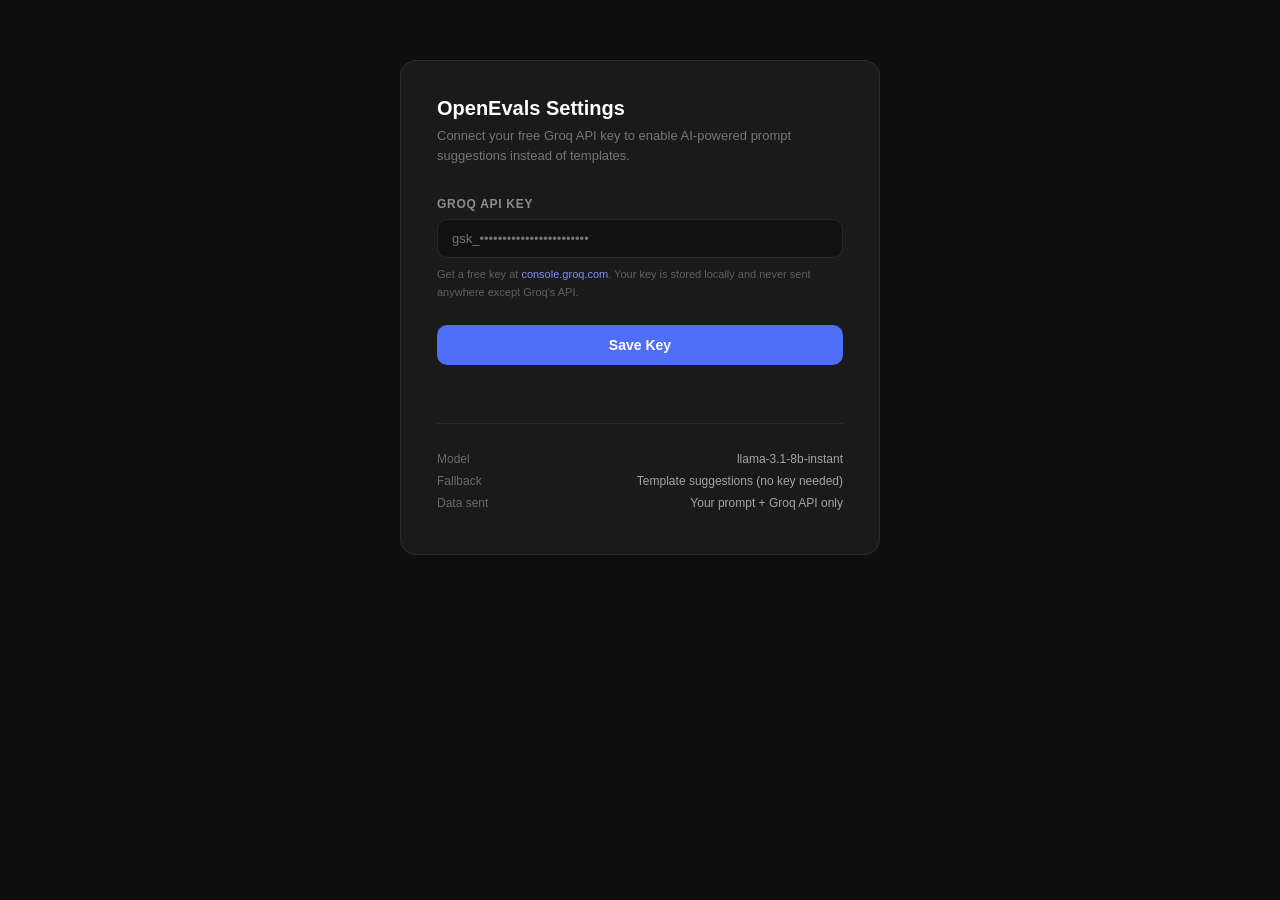
<file: options.html>
<!DOCTYPE html>
<html lang="en">
<head>
  <meta charset="UTF-8"/>
  <title>OpenEvals — Settings</title>
  <style>
    *{box-sizing:border-box;margin:0;padding:0}
    body{background:#0f0f0f;color:#e2e8f0;font-family:-apple-system,BlinkMacSystemFont,'Segoe UI',sans-serif;display:flex;justify-content:center;padding:60px 20px}
    .card{background:#1a1a1a;border:1px solid rgba(255,255,255,.08);border-radius:16px;padding:36px;width:100%;max-width:480px}
    h1{font-size:20px;font-weight:700;color:#fff;margin-bottom:6px}
    .sub{font-size:13px;color:rgba(255,255,255,.4);margin-bottom:32px;line-height:1.5}
    label{display:block;font-size:12px;font-weight:600;color:rgba(255,255,255,.5);letter-spacing:.06em;text-transform:uppercase;margin-bottom:8px}
    input{width:100%;padding:11px 14px;background:#111;border:1px solid rgba(255,255,255,.1);border-radius:10px;color:#fff;font-size:13px;font-family:inherit;outline:none;transition:border-color .15s}
    input:focus{border-color:rgba(99,102,241,.6)}
    .hint{font-size:11px;color:rgba(255,255,255,.3);margin-top:8px;line-height:1.6}
    .hint a{color:#818cf8;text-decoration:none}
    .hint a:hover{text-decoration:underline}
    button{margin-top:24px;width:100%;padding:12px;background:#4f6ef7;border:none;border-radius:10px;color:#fff;font-size:14px;font-weight:600;cursor:pointer;font-family:inherit;transition:background .15s}
    button:hover{background:#4058d4}
    .status{margin-top:14px;font-size:12px;text-align:center;height:16px;color:#4ade80}
    .divider{height:1px;background:rgba(255,255,255,.07);margin:28px 0}
    .info-row{display:flex;justify-content:space-between;font-size:12px;color:rgba(255,255,255,.35);margin-bottom:8px}
    .info-val{color:rgba(255,255,255,.6);font-weight:500}
  </style>
</head>
<body>
  <div class="card">
    <h1>OpenEvals Settings</h1>
    <p class="sub">Connect your free Groq API key to enable AI-powered prompt suggestions instead of templates.</p>

    <label for="api-key">Groq API Key</label>
    <input type="password" id="api-key" placeholder="gsk_••••••••••••••••••••••••"/>
    <p class="hint">
      Get a free key at <a href="https://console.groq.com" target="_blank">console.groq.com</a>.
      Your key is stored locally and never sent anywhere except Groq's API.
    </p>

    <button id="save-btn">Save Key</button>
    <div class="status" id="status"></div>

    <div class="divider"></div>

    <div class="info-row"><span>Model</span><span class="info-val">llama-3.1-8b-instant</span></div>
    <div class="info-row"><span>Fallback</span><span class="info-val">Template suggestions (no key needed)</span></div>
    <div class="info-row"><span>Data sent</span><span class="info-val">Your prompt + Groq API only</span></div>
  </div>

  <script src="options.js"></script>
</body>
</html>
</file>
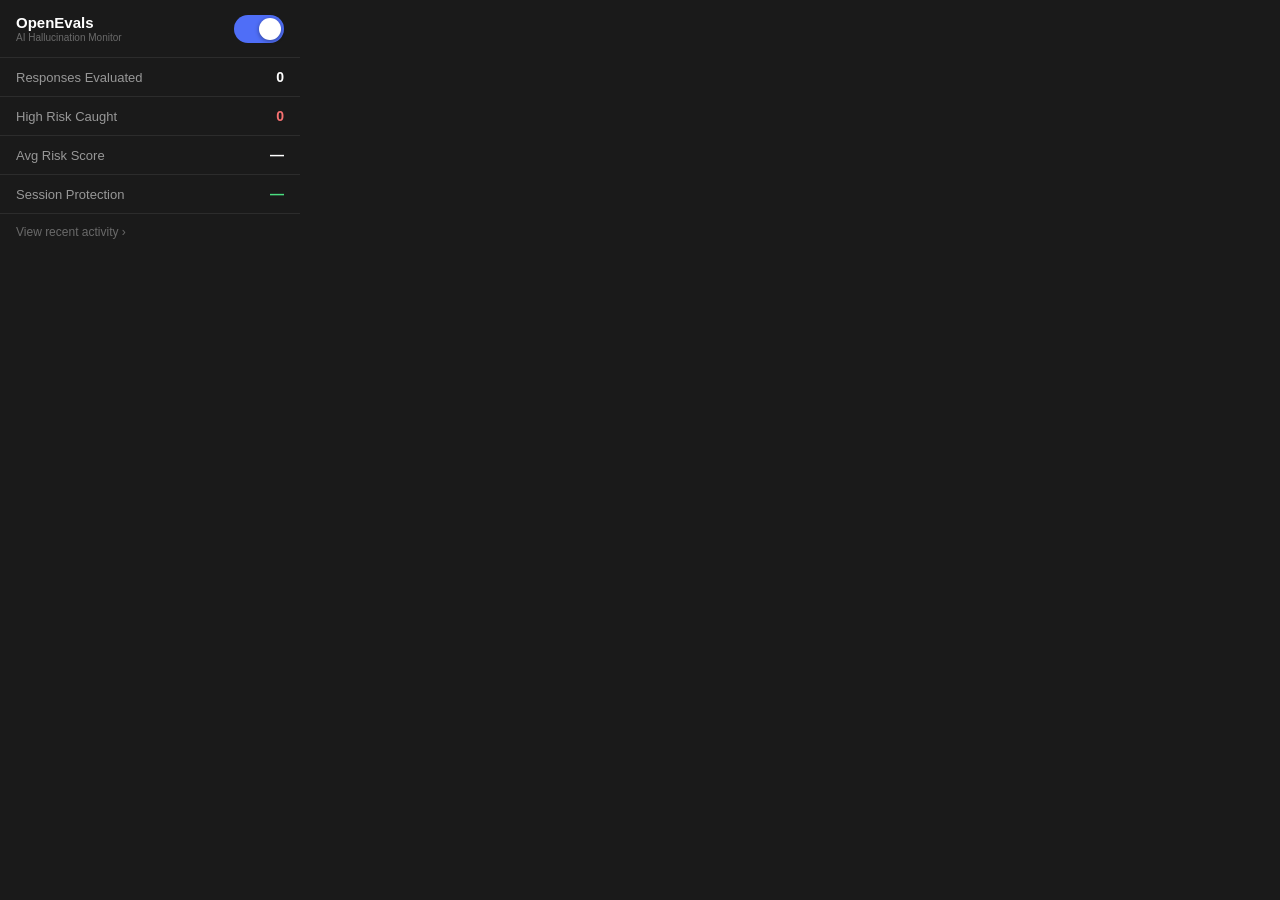
<file: popup.html>
<!DOCTYPE html>
<html lang="en">
<head>
  <meta charset="UTF-8"/>
  <title>OpenEvals</title>
  <link rel="stylesheet" href="popup.css"/>
</head>
<body>

  <div class="top">
    <div class="top-left">
      <div>
        <div class="app-name">OpenEvals</div>
        <div class="app-sub">AI Hallucination Monitor</div>
      </div>
    </div>
    <label class="toggle">
      <input type="checkbox" id="toggle-enabled" checked/>
      <span class="slider"></span>
    </label>
  </div>

  <div class="divider"></div>

  <div class="stat-row">
    <span class="stat-label">Responses Evaluated</span>
    <span class="stat-val" id="stat-total">0</span>
  </div>
  <div class="divider"></div>
  <div class="stat-row">
    <span class="stat-label">High Risk Caught</span>
    <span class="stat-val danger" id="stat-high">0</span>
  </div>
  <div class="divider"></div>
  <div class="stat-row">
    <span class="stat-label">Avg Risk Score</span>
    <span class="stat-val" id="stat-avg">—</span>
  </div>
  <div class="divider"></div>
  <div class="stat-row">
    <span class="stat-label">Session Protection</span>
    <span class="stat-val safe" id="stat-safe">—</span>
  </div>

  <div class="divider"></div>

  <div class="footer-link" id="history-toggle">View recent activity ›</div>

  <div class="history hidden" id="history">
    <div class="empty-msg">No activity yet. Ask something on ChatGPT, Claude, or Gemini.</div>
  </div>


  <script src="popup.js"></script>
</body>
</html>
</file>
<file: popup.css>
*{box-sizing:border-box;margin:0;padding:0}

body{
  width:300px;
  background:#1a1a1a;
  color:#f0f0f0;
  font-family:-apple-system,BlinkMacSystemFont,'Segoe UI',sans-serif;
  font-size:14px;
}

.top{display:flex;align-items:center;justify-content:space-between;padding:14px 16px}
.top-left{display:flex;align-items:center;gap:10px}
.app-name{font-size:15px;font-weight:700;color:#fff}
.app-sub{font-size:10px;color:rgba(255,255,255,.35);margin-top:1px}

.toggle{position:relative;display:inline-block;width:50px;height:28px}
.toggle input{opacity:0;width:0;height:0}
.slider{position:absolute;inset:0;background:#333;border-radius:99px;cursor:pointer;transition:background .25s}
.slider::before{content:'';position:absolute;width:22px;height:22px;border-radius:50%;left:3px;top:3px;background:#fff;transition:transform .25s;box-shadow:0 1px 4px rgba(0,0,0,.4)}
input:checked + .slider{background:#4f6ef7}
input:checked + .slider::before{transform:translateX(22px)}

.divider{height:1px;background:rgba(255,255,255,.08)}

.stat-row{display:flex;align-items:center;justify-content:space-between;padding:11px 16px}
.stat-label{color:rgba(255,255,255,.55);font-size:13px}
.stat-val{font-size:14px;font-weight:700;color:#fff}
.stat-val.danger{color:#f87171}
.stat-val.safe{color:#4ade80}

.footer-link{padding:11px 16px;font-size:12px;color:rgba(255,255,255,.35);cursor:pointer;transition:color .15s}
.footer-link:hover{color:rgba(255,255,255,.6)}

.settings-row{padding:10px 16px;font-size:11px;color:rgba(255,255,255,.25);cursor:pointer;transition:color .15s}
.settings-row:hover{color:rgba(255,255,255,.5)}

.history{padding:0 16px 10px;max-height:180px;overflow-y:auto}
.history.hidden{display:none}
.history::-webkit-scrollbar{width:3px}
.history::-webkit-scrollbar-thumb{background:rgba(255,255,255,.1);border-radius:99px}

.empty-msg{font-size:11px;color:rgba(255,255,255,.25);padding:10px 0 4px;line-height:1.6}

.hi{display:flex;align-items:center;gap:8px;padding:7px 0;border-bottom:1px solid rgba(255,255,255,.05)}
.hi:last-child{border-bottom:none}
.hi-dot{width:7px;height:7px;border-radius:50%;flex-shrink:0}
.hi-dot.low{background:#4ade80}
.hi-dot.medium{background:#facc15}
.hi-dot.high{background:#f87171}
.hi-text{flex:1;font-size:12px;color:rgba(255,255,255,.55);white-space:nowrap;overflow:hidden;text-overflow:ellipsis}
.hi-badge{font-size:10px;font-weight:700;padding:2px 6px;border-radius:99px;flex-shrink:0}
.hi-badge.low{background:rgba(74,222,128,.12);color:#4ade80}
.hi-badge.medium{background:rgba(250,204,21,.12);color:#facc15}
.hi-badge.high{background:rgba(248,113,113,.14);color:#f87171}
</file>
